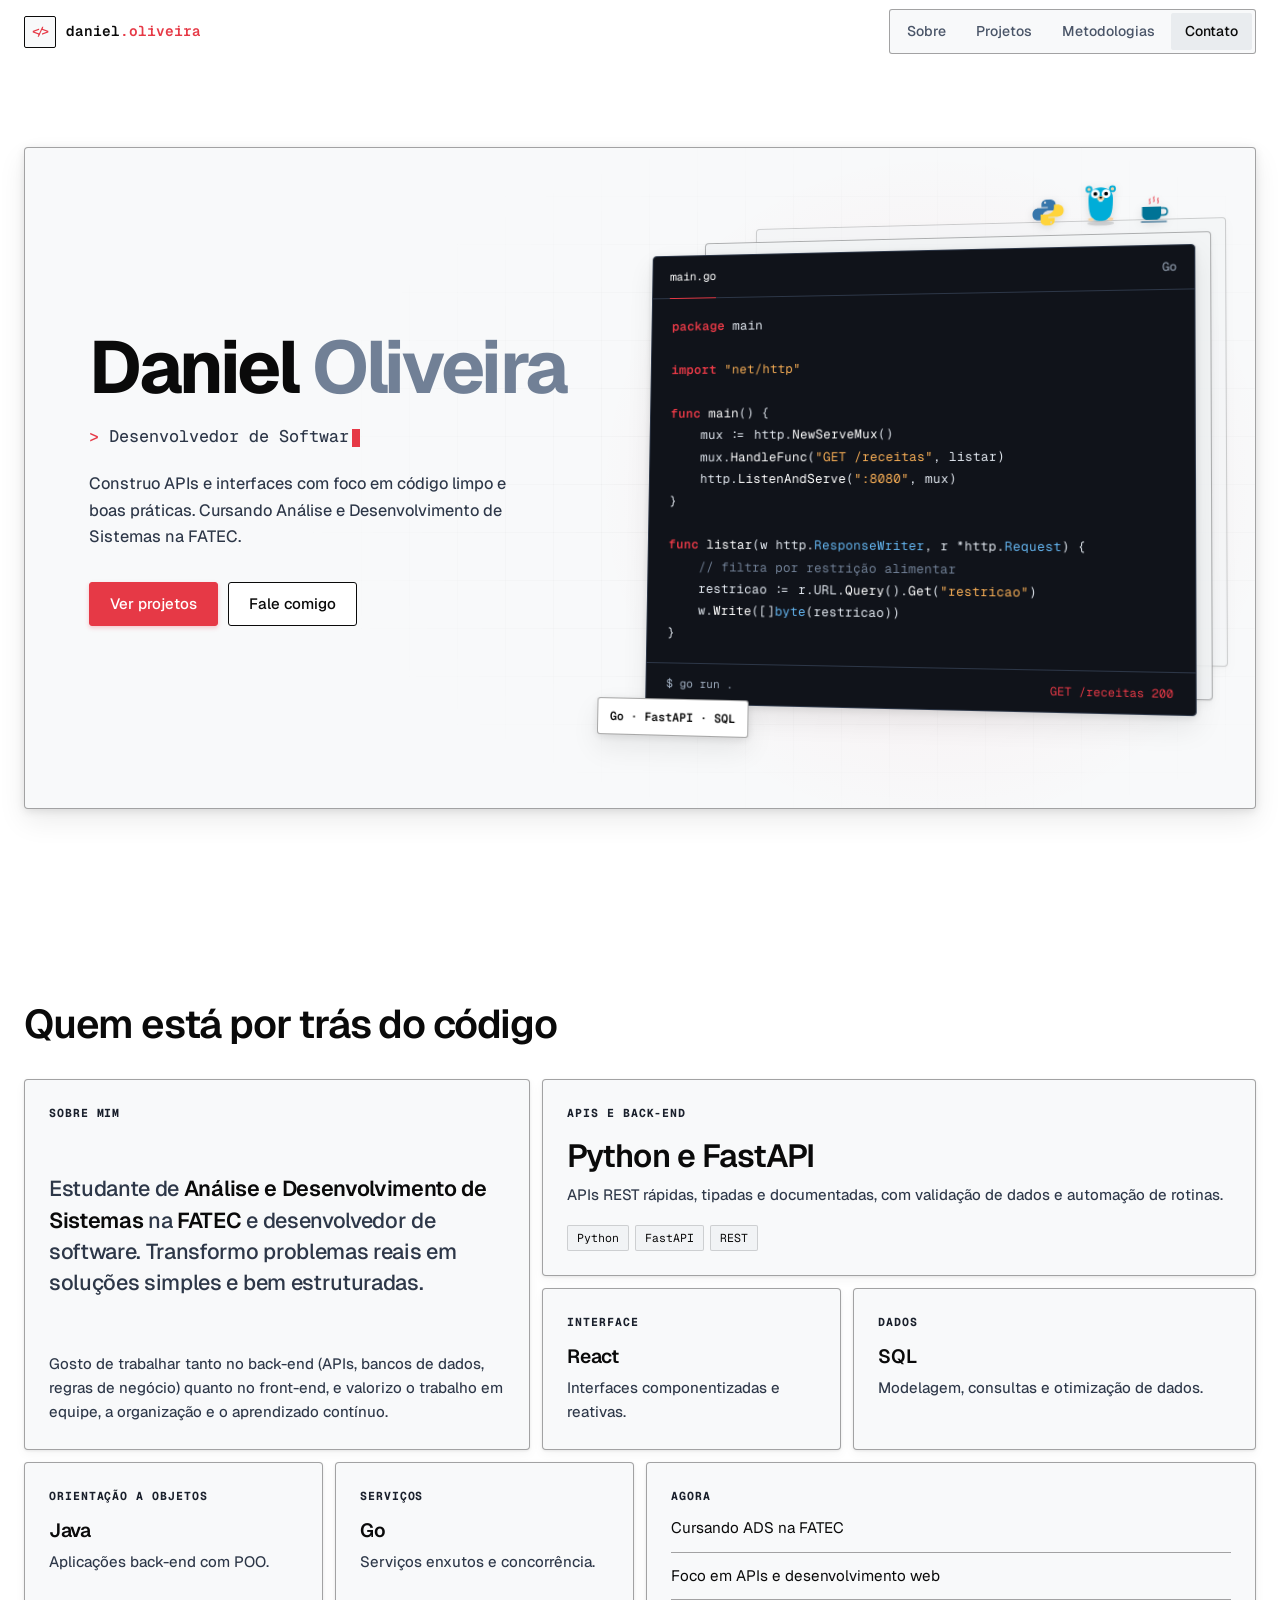
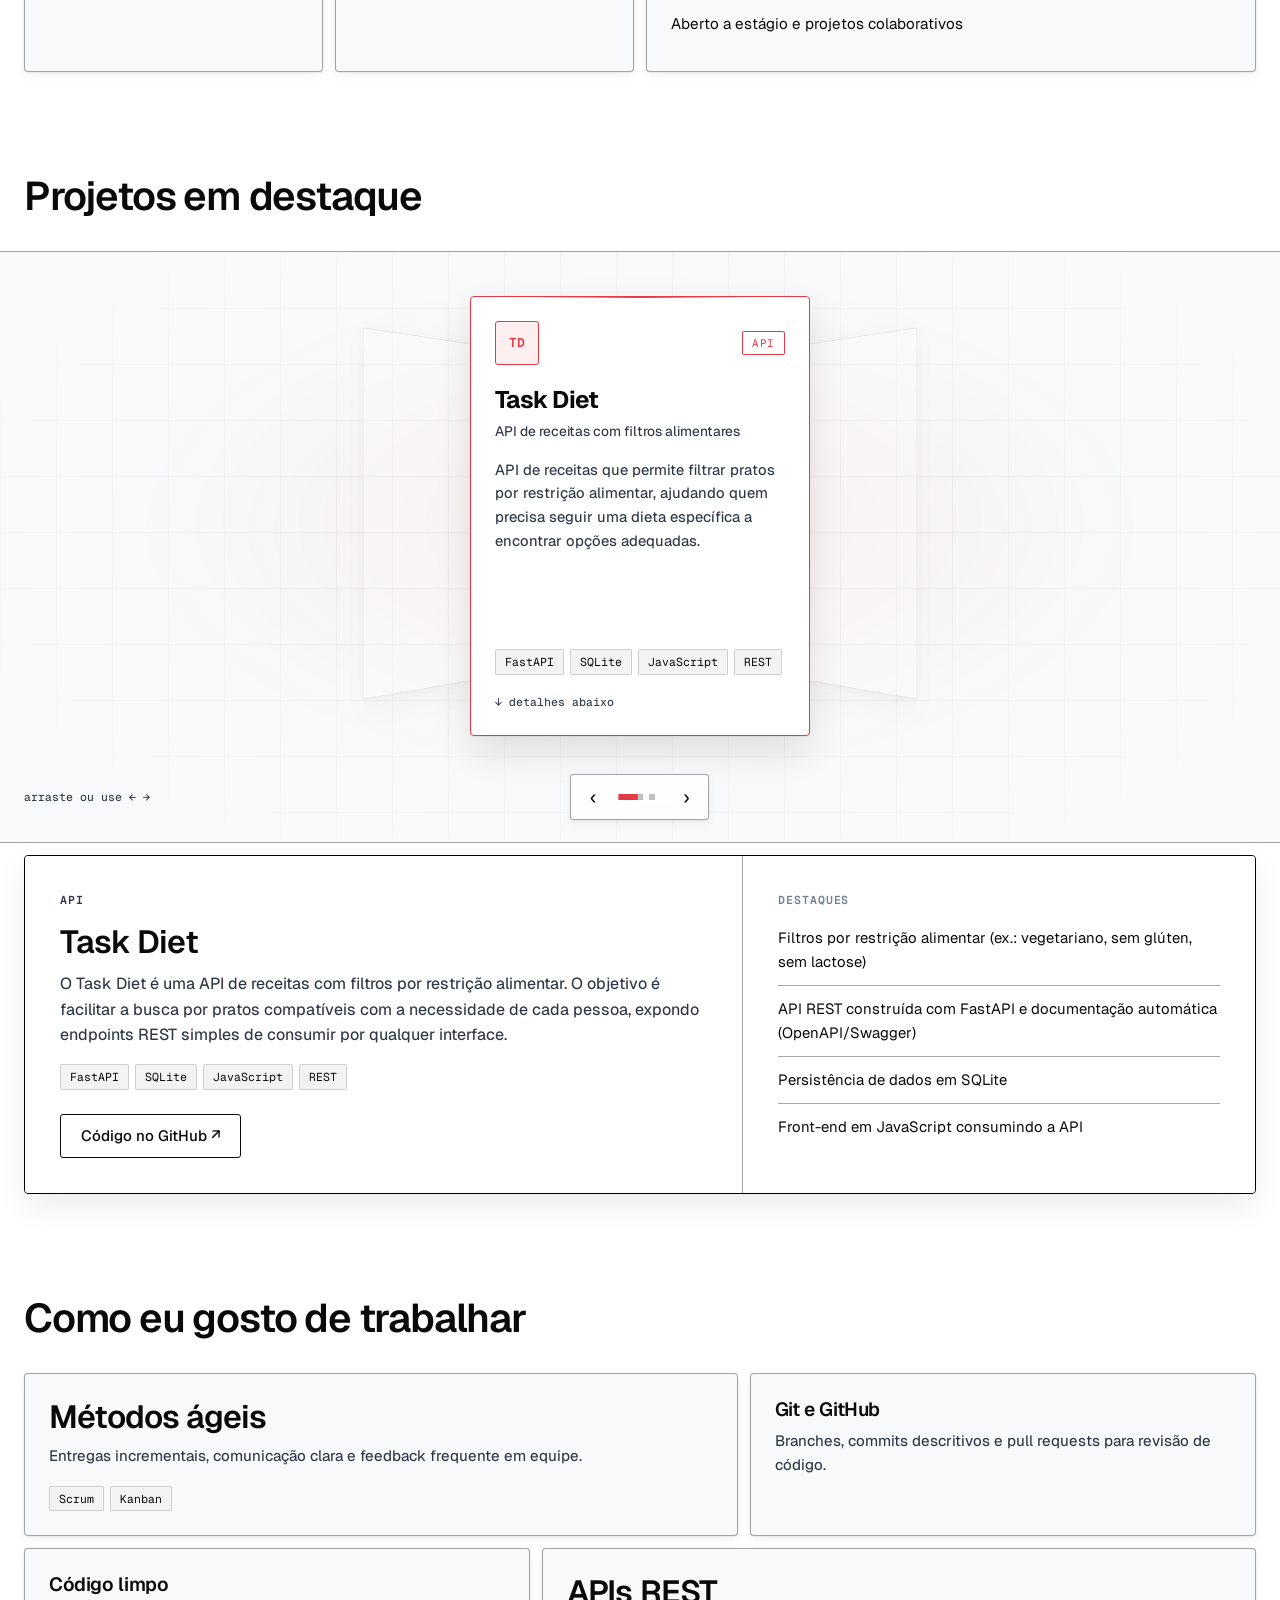
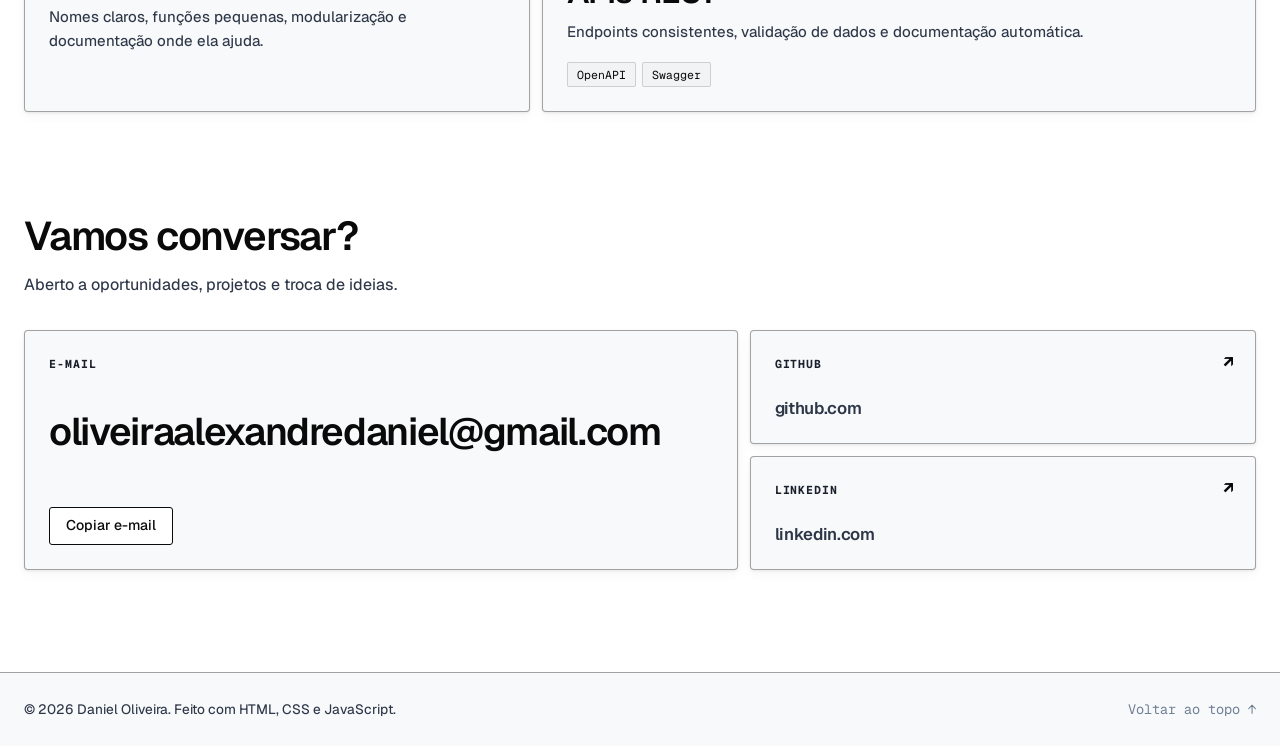
<file: portfolio.html>
<!DOCTYPE html>
<html lang="pt-BR">
<head>
  <!--
    PORTFOLIO WEB | Desenvolvedor de Software, ADS na FATEC
  -->
  <meta charset="UTF-8">
  <meta name="viewport" content="width=device-width, initial-scale=1">
  <title>Daniel Oliveira | Desenvolvedor de Software</title>
  <meta name="description" content="Portfólio de Daniel Oliveira - Desenvolvedor de software e estudante de Análise e Desenvolvimento de Sistemas na FATEC. Python, FastAPI, React, Java, Go e SQL.">
  <meta name="theme-color" content="#ffffff">
  <meta name="color-scheme" content="light">

  <link rel="preconnect" href="https://fonts.googleapis.com">
  <link rel="preconnect" href="https://fonts.gstatic.com" crossorigin>
  <link href="https://fonts.googleapis.com/css2?family=Geist:wght@400;500;600&family=Geist+Mono:wght@400;500&display=swap" rel="stylesheet">
  <link rel="stylesheet" href="style.css">

  <!-- Marca o <html> como "js" cedo: o reveal so esconde conteudo se o JS rodar -->
  <script>document.documentElement.classList.add('js');</script>
</head>

<body>
  <a class="skip-link" href="#conteudo">Pular para o conteúdo</a>

  <!-- ================================ HEADER ================================ -->
  <header class="site-header" id="header">
    <div class="container header__inner">
      <a href="#inicio" class="logo" aria-label="Início">
        <span class="logo__mark mono">&lt;/&gt;</span>
        <span class="logo__text mono">daniel<span class="text-accent">.oliveira</span></span>
      </a>

      <button class="nav-toggle" id="nav-toggle" type="button" aria-label="Abrir menu" aria-expanded="false" aria-controls="nav">
        <span></span><span></span><span></span>
      </button>

      <nav class="nav" id="nav" aria-label="Navegação principal">
        <a href="#sobre" class="nav__link">Sobre</a>
        <a href="#projetos" class="nav__link">Projetos</a>
        <a href="#metodologias" class="nav__link">Metodologias</a>
        <a href="#contato" class="nav__link">Contato</a>
      </nav>
    </div>
  </header>

  <main id="conteudo">

    <!-- ================================= HERO =================================
         Composição com o texto à esquerda e o card de código à direita, 
         com o trio de easter eggs (Python, Gopher e Java) espiando no topo. -->
    <section class="hero" id="inicio">
      <div class="container">
        <div class="hero__frame" data-tilt-zone>

          <div class="hero__text">
            <h1 class="hero__title reveal">Daniel <span class="hero__surname">Oliveira</span></h1>

            <!-- Typewriter: palavras separadas por "|" -->
            <p class="hero__role reveal">
              <span class="text-accent mono" aria-hidden="true">&gt;</span>
              <span id="typewriter" data-words="Desenvolvedor de Software|Estudante de ADS · FATEC|Back-end e APIs REST"></span><span class="cursor" aria-hidden="true"></span>
            </p>

            <p class="hero__lead reveal">
              Construo APIs e interfaces com foco em código limpo e boas práticas.
              Cursando Análise e Desenvolvimento de Sistemas na FATEC.
            </p>

            <div class="hero__actions reveal">
              <a href="#projetos" class="btn btn--primary">Ver projetos</a>
              <a href="#contato" class="btn btn--ghost">Fale comigo</a>
            </div>
          </div>

          <!-- Composição visual: 2 placas atrás + easter eggs + card de código + chip flutuante -->
          <div class="hero__stage reveal" aria-hidden="true">
            <div class="stack" data-tilt>
              <span class="stack__plate stack__plate--back"></span>
              <span class="stack__plate stack__plate--mid"></span>

              <!-- Grupo de Easter Eggs "Espiando" atrás do card: Python, Go Gopher e Java -->
              <div class="mascot-easter-egg-group">
                
                <!-- Símbolo do Python (Esquerda) -->
                <div class="easter-egg-icon easter-egg-icon--python" title="Python">
                  <svg viewBox="0 0 128 128" xmlns="http://www.w3.org/2000/svg">
                    <path d="M62.3 12.02c-15.58 0-24.8 6.77-24.8 19.86v10.38h25.32v3.62H27.18c-13.43 0-25.16 8.08-25.16 24.63 0 16.51 10.9 24.88 24.36 24.88h14.54v-13.8c0-15.01 12.87-25.18 27.9-25.18h24.81V31.88c0-13.2-10.02-19.86-25.28-19.86zm-10.4 8.08a4.13 4.13 0 1 1 0 8.26 4.13 4.13 0 0 1 0-8.26z" fill="#3776AB"/>
                    <path d="M65.7 115.98c15.58 0 24.8-6.77 24.8-19.86V85.74H65.18v-3.62h35.64c13.43 0 25.16-8.08 25.16-24.63 0-16.51-10.9-24.88-24.36-24.88H87.08v13.8c0 15.01-12.87 25.18-27.9 25.18H34.37v24.53c0 13.2 10.02 19.86 25.28 19.86zm10.4-8.08a4.13 4.13 0 1 1 0-8.26a4.13 4.13 0 0 1 0 8.26z" fill="#FFD43B"/>
                  </svg>
                </div>

                <!-- Go Gopher (Centro) -->
                <div class="easter-egg-icon easter-egg-icon--gopher" title="Go (Golang)">
                  <svg viewBox="0 0 200 220" xmlns="http://www.w3.org/2000/svg">
                    <ellipse cx="100" cy="205" rx="55" ry="10" fill="rgba(0,0,0,0.12)" />
                    <path d="M 50 100 C 50 40, 150 40, 150 100 C 150 170, 140 195, 100 195 C 60 195, 50 170, 50 100 Z" fill="#00ADD8"/>
                    <circle cx="52" cy="62" r="14" fill="#00ADD8"/>
                    <circle cx="52" cy="62" r="7" fill="#F6D2A2"/>
                    <circle cx="148" cy="62" r="14" fill="#00ADD8"/>
                    <circle cx="148" cy="62" r="7" fill="#F6D2A2"/>
                    <circle cx="78" cy="82" r="18" fill="#FFFFFF"/>
                    <circle cx="78" cy="82" r="8" fill="#000000"/>
                    <circle cx="122" cy="82" r="18" fill="#FFFFFF"/>
                    <circle cx="122" cy="82" r="8" fill="#000000"/>
                    <ellipse cx="100" cy="102" rx="14" ry="10" fill="#F6D2A2"/>
                    <ellipse cx="100" cy="98" rx="6" ry="4" fill="#000000"/>
                    <rect x="94" y="108" width="5" height="8" rx="1" fill="#FFFFFF" stroke="#D0D0D0" stroke-width="0.5"/>
                    <rect x="101" y="108" width="5" height="8" rx="1" fill="#FFFFFF" stroke="#D0D0D0" stroke-width="0.5"/>
                    <ellipse cx="60" cy="188" rx="12" ry="7" fill="#F6D2A2"/>
                    <ellipse cx="140" cy="188" rx="12" ry="7" fill="#F6D2A2"/>
                  </svg>
                </div>

                <!-- Café Java (Direita) -->
                <div class="easter-egg-icon easter-egg-icon--java" title="Java">
                  <svg viewBox="0 0 128 128" xmlns="http://www.w3.org/2000/svg">
                    <path d="M48 20c-4 8 4 12 0 20M64 12c-4 8 4 12 0 20M80 18c-4 8 4 12 0 20" stroke="#E63946" stroke-width="4" stroke-linecap="round" fill="none"/>
                    <path d="M28 52h64v32c0 12-10 20-22 20H40c-12 0-22-8-22-20V52z" fill="#007396"/>
                    <path d="M92 58h10c8 0 14 6 14 14s-6 14-14 14H92" stroke="#007396" stroke-width="6" stroke-linecap="round" fill="none"/>
                    <path d="M16 112h96" stroke="#5382A1" stroke-width="6" stroke-linecap="round"/>
                  </svg>
                </div>

              </div>

              <figure class="code-card" data-spotlight>
                <figcaption class="code-card__bar">
                  <span class="code-card__file mono">main.go</span>
                  <span class="code-card__lang mono">Go</span>
                </figcaption>
<pre class="code-card__body mono"><span class="c-k">package</span> main

<span class="c-k">import</span> <span class="c-s">"net/http"</span>

<span class="c-k">func</span> <span class="c-f">main</span>() {
    mux := http.<span class="c-f">NewServeMux</span>()
    mux.<span class="c-f">HandleFunc</span>(<span class="c-s">"GET /receitas"</span>, listar)
    http.<span class="c-f">ListenAndServe</span>(<span class="c-s">":8080"</span>, mux)
}

<span class="c-k">func</span> <span class="c-f">listar</span>(w http.<span class="c-t">ResponseWriter</span>, r *http.<span class="c-t">Request</span>) {
    <span class="c-c">// filtra por restrição alimentar</span>
    restricao := r.URL.<span class="c-f">Query</span>().<span class="c-f">Get</span>(<span class="c-s">"restricao"</span>)
    w.<span class="c-f">Write</span>([]<span class="c-t">byte</span>(restricao))
}</pre>
                <div class="code-card__foot mono">
                  <span>$ go run .</span>
                  <span class="code-card__ok">GET /receitas 200</span>
                </div>
              </figure>

              <span class="float-chip mono">Go · FastAPI · SQL</span>
            </div>
          </div>

        </div>
      </div>
    </section>

    <!-- ============================== SOBRE (BENTO) ============================== -->
    <section class="section" id="sobre">
      <div class="container">
        <header class="section__head reveal">
          <h2 class="section__title">Quem está por trás do código</h2>
        </header>

        <div class="bento">

          <article class="cell c-bio reveal" data-spotlight>
            <p class="cell__label mono">Sobre mim</p>
            <p class="cell__lead">
              Estudante de <strong>Análise e Desenvolvimento de Sistemas</strong> na
              <strong>FATEC</strong> e desenvolvedor de software. Transformo problemas
              reais em soluções simples e bem estruturadas.
            </p>
            <p class="cell__text">
              Gosto de trabalhar tanto no back-end (APIs, bancos de dados, regras de negócio)
              quanto no front-end, e valorizo o trabalho em equipe, a organização e o
              aprendizado contínuo.
            </p>
          </article>

          <article class="cell c-py reveal" data-spotlight>
            <p class="cell__label mono">APIs e back-end</p>
            <h3 class="cell__title cell__title--lg">Python e FastAPI</h3>
            <p class="cell__text">APIs REST rápidas, tipadas e documentadas, com validação de dados e automação de rotinas.</p>
            <ul class="tags"><li class="tag">Python</li><li class="tag">FastAPI</li><li class="tag">REST</li></ul>
          </article>

          <article class="cell c-react reveal" data-spotlight>
            <p class="cell__label mono">Interface</p>
            <h3 class="cell__title">React</h3>
            <p class="cell__text">Interfaces componentizadas e reativas.</p>
          </article>

          <article class="cell c-sql reveal" data-spotlight>
            <p class="cell__label mono">Dados</p>
            <h3 class="cell__title">SQL</h3>
            <p class="cell__text">Modelagem, consultas e otimização de dados.</p>
          </article>

          <article class="cell c-java reveal" data-spotlight>
            <p class="cell__label mono">Orientação a objetos</p>
            <h3 class="cell__title">Java</h3>
            <p class="cell__text">Aplicações back-end com POO.</p>
          </article>

          <article class="cell c-go reveal" data-spotlight>
            <p class="cell__label mono">Serviços</p>
            <h3 class="cell__title">Go</h3>
            <p class="cell__text">Serviços enxutos e concorrência.</p>
          </article>

          <article class="cell c-facts reveal" data-spotlight>
            <p class="cell__label mono">Agora</p>
            <ul class="facts">
              <li>Cursando ADS na FATEC</li>
              <li>Foco em APIs e desenvolvimento web</li>
              <li>Aberto a estágio e projetos colaborativos</li>
            </ul>
          </article>

        </div>
      </div>
    </section>

    <!-- ===================== PROJETOS (CARROSSEL 3D IMERSIVO) ===================== -->
    <section class="section section--stage" id="projetos">
      <div class="container">
        <header class="section__head reveal">
          <h2 class="section__title">Projetos em destaque</h2>
        </header>
      </div>

      <div class="stage reveal">
        <div class="carousel3d" id="carousel" tabindex="0"
             role="region" aria-roledescription="carrossel" aria-label="Projetos em destaque">
          <div class="carousel3d__ring" id="carousel-ring"></div>
        </div>

        <div class="stage__bar">
          <div class="container stage__bar-inner">
            <p class="stage__hint mono">arraste ou use ← →</p>
            <div class="controls">
              <button class="icon-btn" id="carousel-prev" type="button" aria-label="Projeto anterior">‹</button>
              <div class="dots" id="carousel-dots" role="tablist" aria-label="Escolher projeto"></div>
              <button class="icon-btn" id="carousel-next" type="button" aria-label="Próximo projeto">›</button>
            </div>
            <span aria-hidden="true"></span>
          </div>
        </div>
      </div>

      <div class="container">
        <article class="project-detail" id="project-detail" aria-live="polite"></article>
      </div>
    </section>

    <!-- ============================ METODOLOGIAS (BENTO) ============================ -->
    <section class="section" id="metodologias">
      <div class="container">
        <header class="section__head reveal">
          <h2 class="section__title">Como eu gosto de trabalhar</h2>
        </header>

        <div class="bento">
          <article class="cell m-agile reveal" data-spotlight>
            <h3 class="cell__title cell__title--lg">Métodos ágeis</h3>
            <p class="cell__text">Entregas incrementais, comunicação clara e feedback frequente em equipe.</p>
            <ul class="tags"><li class="tag">Scrum</li><li class="tag">Kanban</li></ul>
          </article>

          <article class="cell m-git reveal" data-spotlight>
            <h3 class="cell__title">Git e GitHub</h3>
            <p class="cell__text">Branches, commits descritivos e pull requests para revisão de código.</p>
          </article>

          <article class="cell m-clean reveal" data-spotlight>
            <h3 class="cell__title">Código limpo</h3>
            <p class="cell__text">Nomes claros, funções pequenas, modularização e documentação onde ela ajuda.</p>
          </article>

          <article class="cell m-rest reveal" data-spotlight>
            <h3 class="cell__title cell__title--lg">APIs REST</h3>
            <p class="cell__text">Endpoints consistentes, validação de dados e documentação automática.</p>
            <ul class="tags"><li class="tag">OpenAPI</li><li class="tag">Swagger</li></ul>
          </article>
        </div>
      </div>
    </section>

    <!-- ================================ CONTATO ================================ -->
    <section class="section section--last" id="contato">
      <div class="container">
        <header class="section__head reveal">
          <h2 class="section__title">Vamos conversar?</h2>
          <p class="section__lead">Aberto a oportunidades, projetos e troca de ideias.</p>
        </header>

        <div class="bento">
          <div class="cell c-mail reveal" data-spotlight>
            <p class="cell__label mono">E-mail</p>
            <a class="contact__big" href="mailto:seu.email@exemplo.com">oliveiraalexandredaniel@gmail.com</a>
            <div class="contact__copy">
              <button class="btn btn--ghost btn--sm" id="copy-email" data-email="seu.email@exemplo.com" type="button">Copiar e-mail</button>
              <span class="copy-feedback mono" id="copy-feedback" role="status"></span>
            </div>
          </div>

          <a class="cell cell--link c-gh reveal" data-spotlight href="https://github.com/oliveiraalexandredaniel-lgtm" target="_blank" rel="noopener noreferrer">
            <p class="cell__label mono">GitHub</p>
            <p class="cell__title">github.com</p>
          </a>

          <a class="cell cell--link c-in reveal" data-spotlight href="https://www.linkedin.com/in/daniel-oliveira-alexandre-753a063bb/" target="_blank" rel="noopener noreferrer">
            <p class="cell__label mono">LinkedIn</p>
            <p class="cell__title">linkedin.com</p>
          </a>
        </div>
      </div>
    </section>
  </main>

  <footer class="site-footer">
    <div class="container footer__inner">
      <p>© <span id="year"></span> Daniel Oliveira. Feito com HTML, CSS e JavaScript.</p>
      <a href="#inicio" class="mono">Voltar ao topo ↑</a>
    </div>
  </footer>

  <script src="js/data.js"></script>
  <script src="js/projects.js"></script>
  <script src="js/carousel3d.js"></script>
  <script src="js/ui.js"></script>
  <script src="js/main.js"></script>
</body>
</html>
</file>
<file: style.css>
/* =====================================================================
   PORTFOLIO | style.css
   Design system: Light Mode / High Contrast / White Editorial

   Sumario
     1. Tokens                    7. Bento (sobre, metodologias, contato)
     2. Reset e base            8. Projetos: palco e carrossel 3D
     3. Botoes e utilitarios    9. Painel de detalhes
     4. Header e navegacao     10. Footer
     5. Hero                   11. Reveal e movimento
     6. Secoes                 12. Responsivo e acessibilidade
   ===================================================================== */

/* ---------------------------------------------------------------------
   1. TOKENS (LIGHT MODE / BRANCO & PRETO)
   --------------------------------------------------------------------- */
:root {
  /* Superficies em camadas claras: Fundo branco e superficies com nuances suaves */
  --bg:  #ffffff;
  --s1:  #f8f9fa;
  --s2:  #f1f3f5;
  --s3:  #e9ecef;

  /* Hairlines: bordas finas em preto/grafite de alto contraste */
  --hair:   rgba(0, 0, 0, 0.15);
  --hair-2: rgba(0, 0, 0, 0.35);

  /* Texto (Preto puro e Grafite escuro) */
  --text:  #0a0a0a;
  --muted: #4a5568;
  --faint: #718096;

  /* Acento unico: Vermelho Carmim */
  --accent:     #e63946;
  --accent-rgb: 230, 57, 70;
  --accent-hi:  #d62828;
  --accent-ink: #ffffff;

  /* Micro-sombras limpas para modo claro */
  --shadow-1: 0 1px 3px rgba(0, 0, 0, 0.08), 0 4px 12px rgba(0, 0, 0, 0.04);
  --shadow-2: 0 2px 8px rgba(0, 0, 0, 0.1), 0 12px 28px rgba(0, 0, 0, 0.08);
  --edge:     inset 0 1px 0 rgba(255, 255, 255, 0.8);

  /* Tipografia */
  --font-sans: 'Geist', system-ui, -apple-system, 'Segoe UI', Roboto, sans-serif;
  --font-mono: 'Geist Mono', ui-monospace, SFMono-Regular, Menlo, Consolas, monospace;

  /* Bordas Pontudas e Afiadas */
  --r1: 2px;
  --r2: 3px;
  --r3: 4px;

  /* Movimento */
  --ease: cubic-bezier(0.16, 1, 0.3, 1);
  --t-fast: 160ms;
  --t-base: 200ms;

  /* Layout */
  --header-h: 64px;
  --container: 1160px;
  --gap: 12px;

  --card-w: clamp(260px, 78vw, 340px);
  --card-h: 440px;
}

/* ---------------------------------------------------------------------
   2. RESET E BASE
   --------------------------------------------------------------------- */
*, *::before, *::after { box-sizing: border-box; margin: 0; padding: 0; }

html { scroll-behavior: smooth; scroll-padding-top: calc(var(--header-h) + 12px); }

body {
  font-family: var(--font-sans);
  background: var(--bg);
  color: var(--text);
  line-height: 1.6;
  -webkit-font-smoothing: antialiased;
  text-rendering: optimizeLegibility;
  overflow-x: hidden;
}

a { color: inherit; text-decoration: none; }
ul { list-style: none; }
button { font: inherit; color: inherit; cursor: pointer; background: none; border: 0; }
strong { font-weight: 600; color: var(--text); }

h1, h2, h3 { line-height: 1.12; letter-spacing: -0.03em; font-weight: 600; }

::selection { background: rgba(var(--accent-rgb), 0.2); color: var(--text); }

.container { width: min(100% - 2.5rem, var(--container)); margin-inline: auto; }
.mono { font-family: var(--font-mono); }
.text-accent { color: var(--accent); }

/* ---------------------------------------------------------------------
   3. BOTOES E UTILITARIOS
   --------------------------------------------------------------------- */
.btn {
  display: inline-flex; align-items: center; justify-content: center; gap: .5rem;
  height: 44px; padding: 0 1.25rem;
  border: 1px solid var(--hair-2); border-radius: var(--r2);
  font-size: .94rem; font-weight: 500; white-space: nowrap;
  transition: transform var(--t-fast) var(--ease),
              background-color var(--t-fast) var(--ease),
              border-color var(--t-fast) var(--ease),
              color var(--t-fast) var(--ease);
}
.btn:hover  { transform: translateY(-1px); }
.btn:active { transform: translateY(0) scale(0.97); }
.btn--sm { height: 38px; padding: 0 1rem; font-size: .88rem; }

.btn--primary { 
  background: var(--accent); 
  color: var(--accent-ink); 
  border-color: var(--accent);
  box-shadow: 0 2px 4px rgba(230, 57, 70, 0.25); 
}
.btn--primary:hover { background: var(--accent-hi); border-color: var(--accent-hi); }

.btn--ghost { background: var(--bg); border-color: var(--text); color: var(--text); }
.btn--ghost:hover { background: var(--s2); border-color: var(--accent); color: var(--accent); }

.skip-link {
  position: fixed; left: 1rem; top: -4rem; z-index: 200;
  background: var(--accent); color: var(--accent-ink);
  padding: .5rem 1rem; border-radius: var(--r1); font-weight: 500;
  transition: top var(--t-base) var(--ease);
}
.skip-link:focus { top: 1rem; }

.tags { display: flex; flex-wrap: wrap; gap: 6px; margin-top: 1rem; }
.tag {
  font-family: var(--font-mono); font-size: .72rem; line-height: 1;
  padding: 6px 9px; border-radius: var(--r1);
  background: var(--s2); border: 1px solid var(--hair); color: var(--text);
}

.chip {
  font-family: var(--font-mono); font-size: .68rem; line-height: 1;
  padding: 6px 9px; border-radius: var(--r1);
  border: 1px solid var(--hair-2); color: var(--text);
  text-transform: uppercase; letter-spacing: .06em;
}
.chip--accent { color: var(--accent); border-color: var(--accent); }

/* ---------------------------------------------------------------------
   4. HEADER E NAVEGACAO
   --------------------------------------------------------------------- */
.site-header {
  position: fixed; inset: 0 0 auto 0; z-index: 100; height: var(--header-h);
  border-bottom: 1px solid transparent;
  transition: background-color var(--t-base) var(--ease), border-color var(--t-base) var(--ease);
}
.site-header.is-scrolled {
  background: rgba(255, 255, 255, 0.92);
  border-color: var(--hair);
}
@supports (backdrop-filter: blur(1px)) {
  .site-header.is-scrolled { background: rgba(255, 255, 255, 0.8); backdrop-filter: blur(14px); }
}
.header__inner { height: 100%; display: flex; align-items: center; justify-content: space-between; }

.logo { display: flex; align-items: center; gap: .6rem; font-size: .9rem; font-weight: 600; }
.logo__mark {
  display: grid; place-items: center; width: 32px; height: 32px;
  border: 1px solid var(--text); border-radius: var(--r1);
  background: var(--s1); color: var(--accent); font-size: .72rem;
}

.nav {
  display: flex; align-items: center; gap: 2px; padding: 3px;
  background: var(--s1); border: 1px solid var(--hair-2); border-radius: var(--r2);
}
.nav__link {
  padding: 7px 14px; border-radius: var(--r1);
  font-size: .88rem; color: var(--muted); font-weight: 500;
  transition: color var(--t-fast) var(--ease), background-color var(--t-fast) var(--ease);
}
.nav__link:hover { color: var(--text); }
.nav__link.is-active { color: var(--text); background: var(--s3); }

.nav-toggle { display: none; width: 40px; height: 40px; flex-direction: column; justify-content: center; align-items: center; gap: 5px; border-radius: var(--r1); }
.nav-toggle span { width: 20px; height: 1.5px; background: var(--text); transition: transform var(--t-base) var(--ease), opacity var(--t-fast) var(--ease); }

/* ---------------------------------------------------------------------
   5. HERO
   --------------------------------------------------------------------- */
.hero {
  min-height: 100dvh;
  display: flex; align-items: center;
  padding: calc(var(--header-h) + 1rem) 0 1.5rem;
}

.hero__frame {
  position: relative; isolation: isolate; overflow: hidden;
  display: grid; grid-template-columns: minmax(0, 1fr) minmax(0, 1.05fr);
  align-items: center; gap: 1.5rem;
  min-height: min(640px, calc(100dvh - var(--header-h) - 2.5rem));
  padding: clamp(2rem, 5vw, 4.5rem) 0 clamp(2rem, 5vw, 4.5rem) clamp(1.5rem, 4.5vw, 4.5rem);
  background: var(--s1);
  border: 1px solid var(--hair-2); border-radius: var(--r3);
  box-shadow: var(--shadow-2);
}

.hero__frame::before {
  content: ''; position: absolute; inset: 0; z-index: -2;
  background-image:
    linear-gradient(rgba(0, 0, 0, 0.05) 1px, transparent 1px),
    linear-gradient(90deg, rgba(0, 0, 0, 0.05) 1px, transparent 1px);
  background-size: 48px 48px;
  -webkit-mask-image: radial-gradient(ellipse 70% 80% at 70% 50%, #000 0%, transparent 75%);
          mask-image: radial-gradient(ellipse 70% 80% at 70% 50%, #000 0%, transparent 75%);
  opacity: .8;
}
.hero__frame::after {
  content: ''; position: absolute; inset: 0; z-index: -1; pointer-events: none;
  background: radial-gradient(520px circle at 74% 52%, rgba(var(--accent-rgb), .08), transparent 65%);
}

.hero__text { position: relative; z-index: 2; max-width: 30rem; }

.hero__title {
  font-size: clamp(2.6rem, 6.2vw, 4.6rem); font-weight: 700; letter-spacing: -0.045em; line-height: 1.02; color: var(--text);
}
.hero__surname { color: var(--faint); }

.hero__role {
  margin-top: 1.1rem; min-height: 1.7em;
  font-family: var(--font-mono); font-size: clamp(.92rem, 1.7vw, 1.05rem); color: var(--text);
}
.cursor {
  display: inline-block; width: 8px; height: 1.05em; margin-left: 3px;
  background: var(--accent); vertical-align: text-bottom; animation: blink 1.1s steps(1) infinite;
}
@keyframes blink { 50% { opacity: 0; } }

.hero__lead { margin: 1.25rem 0 2rem; max-width: 40ch; color: var(--muted); font-size: 1.02rem; }
.hero__actions { display: flex; flex-wrap: wrap; gap: 10px; }

.hero__stage { position: relative; z-index: 1; align-self: stretch; display: grid; align-items: center; }

.stack {
  --rx: 0deg; --ry: 0deg;
  position: relative; transform-style: preserve-3d;
  margin-right: -2.5rem;
  padding: 2.25rem 0 2.25rem 0;
  transform: perspective(1400px) rotateY(calc(-8deg + var(--ry))) rotateX(calc(3deg + var(--rx)));
  transition: transform 320ms var(--ease);
  will-change: transform;
}

.stack__plate {
  position: absolute; border: 1px solid var(--hair-2); border-radius: var(--r3);
  background: var(--s2); box-shadow: var(--shadow-1);
}
.stack__plate--back { inset: 0 0 4.5rem 3.5rem; opacity: .5; transform: translateZ(-70px) translate(2.2rem, -.4rem); }
.stack__plate--mid  { inset: 1rem 0 3rem 1.75rem; opacity: .85; transform: translateZ(-34px) translate(1.1rem, 0); }

/* Terminal de código em Dark Mode mantido para alto contraste da sintaxe */
.code-card {
  position: relative; isolation: isolate; overflow: hidden;
  background: #10131a;
  border: 1px solid #2d3748; border-radius: var(--r3);
  box-shadow: var(--shadow-2);
  transform: translateZ(0);
  transition: border-color var(--t-base) var(--ease);
}
.code-card:hover { border-color: var(--accent); }

.code-card__bar {
  display: flex; align-items: center; justify-content: space-between;
  padding: 0 1.1rem; height: 44px; border-bottom: 1px solid #2d3748;
  font-size: .74rem; color: #a0aec0;
}
.code-card__file {
  position: relative; height: 100%; display: flex; align-items: center; color: #ffffff;
}
.code-card__file::after { content: ''; position: absolute; left: 0; right: 0; bottom: -1px; height: 1px; background: var(--accent); }

.code-card__body {
  padding: 1.15rem 1.3rem; font-size: .8rem; line-height: 1.75; color: #e2e8f0;
  overflow-x: auto; tab-size: 4;
}
.code-card__foot {
  display: flex; align-items: center; justify-content: space-between; gap: 1rem;
  padding: .7rem 1.3rem; border-top: 1px solid #2d3748;
  font-size: .72rem; color: #a0aec0;
}
.code-card__ok { color: var(--accent); }

.float-chip {
  position: absolute; left: -1.75rem; bottom: .75rem; z-index: 3;
  padding: 8px 12px; border-radius: var(--r2);
  background: var(--bg); border: 1px solid var(--hair-2); color: var(--text);
  font-size: .72rem; font-weight: 600; box-shadow: var(--shadow-2);
  transform: translateZ(60px);
}

.c-k { color: var(--accent); font-weight: 600; }
.c-f { color: #ffffff; }
.c-s { color: #f6ad55; }
.c-t { color: #63b3ed; }
.c-c { color: #718096; }

/* ---------------------------------------------------------------------
   6. SECOES
   --------------------------------------------------------------------- */
.section { padding: clamp(4rem, 8vw, 6.5rem) 0 0; }
.section--last { padding-bottom: clamp(4rem, 8vw, 6.5rem); }

.section__head { margin-bottom: 2rem; }
.section__title { font-size: clamp(1.7rem, 3.4vw, 2.5rem); max-width: 20ch; color: var(--text); }
.section__lead { margin-top: .8rem; color: var(--muted); max-width: 44ch; }

/* ---------------------------------------------------------------------
   7. BENTO
   --------------------------------------------------------------------- */
.bento {
  display: grid; grid-template-columns: repeat(12, minmax(0, 1fr)); gap: var(--gap);
}

.cell {
  position: relative; isolation: isolate; overflow: hidden;
  display: flex; flex-direction: column;
  padding: 1.5rem;
  background: var(--s1);
  border: 1px solid var(--hair-2); border-radius: var(--r3);
  box-shadow: var(--shadow-1);
  transition: border-color var(--t-base) var(--ease), background-color var(--t-base) var(--ease);
}
.cell::before {
  content: ''; position: absolute; inset: 0; z-index: -1; pointer-events: none;
  background: radial-gradient(340px circle at var(--mx, 50%) var(--my, 0%), rgba(var(--accent-rgb), .08), transparent 62%);
  opacity: 0; transition: opacity var(--t-base) var(--ease);
}
.cell:hover { border-color: var(--text); background: var(--bg); }
.cell:hover::before { opacity: 1; }

.cell__label { font-size: .72rem; letter-spacing: .08em; text-transform: uppercase; color: var(--faint); margin-bottom: .9rem; font-weight: 600; }
.cell__title { font-size: 1.2rem; font-weight: 600; letter-spacing: -0.02em; line-height: 1.2; color: var(--text); }
.cell__title--lg { font-size: clamp(1.5rem, 2.6vw, 2rem); letter-spacing: -0.03em; }
.cell__text { margin-top: .5rem; color: var(--muted); font-size: .94rem; }
.cell__lead { font-size: clamp(1.1rem, 1.9vw, 1.35rem); line-height: 1.45; letter-spacing: -0.015em; color: var(--text); font-weight: 500; }
.cell__lead + .cell__text { margin-top: 1.1rem; }

.cell .tags { margin-top: auto; padding-top: 1.1rem; }

.c-bio   { grid-column: 1 / span 5;  grid-row: 1 / span 2; justify-content: space-between; }
.c-py    { grid-column: 6 / span 7;  grid-row: 1; }
.c-react { grid-column: 6 / span 3;  grid-row: 2; }
.c-sql   { grid-column: 9 / span 4;  grid-row: 2; }
.c-java  { grid-column: 1 / span 3;  grid-row: 3; }
.c-go    { grid-column: 4 / span 3;  grid-row: 3; }
.c-facts { grid-column: 7 / span 6;  grid-row: 3; }

.facts { display: grid; margin-top: -.2rem; }
.facts li {
  padding: .7rem 0; border-top: 1px solid var(--hair-2); color: var(--text); font-size: .95rem;
}
.facts li:first-child { border-top: 0; padding-top: 0; }

.m-agile { grid-column: 1 / span 7; }
.m-git   { grid-column: 8 / span 5; }
.m-clean { grid-column: 1 / span 5; }
.m-rest  { grid-column: 6 / span 7; }

.c-mail { grid-column: 1 / span 7; grid-row: 1 / span 2; justify-content: space-between; min-height: 15rem; }
.c-gh   { grid-column: 8 / span 5; grid-row: 1; }
.c-in   { grid-column: 8 / span 5; grid-row: 2; }

.contact__big {
  font-size: clamp(1.4rem, 3.2vw, 2.4rem); font-weight: 600; letter-spacing: -0.035em; line-height: 1.15;
  word-break: break-word; width: fit-content; color: var(--text);
  transition: color var(--t-fast) var(--ease);
}
.contact__big:hover { color: var(--accent-hi); }
.contact__copy { display: flex; align-items: center; gap: .9rem; margin-top: 2rem; }
.copy-feedback { font-size: .78rem; color: var(--accent); font-weight: 600; }

.cell--link { justify-content: space-between; }
.cell--link::after {
  content: '↗'; position: absolute; top: 1.2rem; right: 1.3rem;
  color: var(--text); font-size: 1.05rem; font-weight: bold;
  transition: transform var(--t-base) var(--ease), color var(--t-fast) var(--ease);
}
.cell--link:hover::after { transform: translate(2px, -2px); color: var(--accent); }
.cell--link .cell__title { word-break: break-all; font-size: 1.05rem; }

/* ---------------------------------------------------------------------
   8. PROJETOS: PALCO IMERSIVO E CARROSSEL 3D
   --------------------------------------------------------------------- */
.stage {
  position: relative; isolation: isolate; overflow: hidden;
  border-block: 1px solid var(--hair-2);
  background: var(--s1);
}
.stage::before {
  content: ''; position: absolute; inset: 0; z-index: -1;
  background:
    radial-gradient(55% 60% at 50% 46%, rgba(var(--accent-rgb), .08), transparent 72%),
    linear-gradient(rgba(0, 0, 0, 0.05) 1px, transparent 1px) 0 0 / 56px 56px,
    linear-gradient(90deg, rgba(0, 0, 0, 0.05) 1px, transparent 1px) 0 0 / 56px 56px;
  -webkit-mask-image: radial-gradient(ellipse 75% 85% at 50% 48%, #000 25%, transparent 78%);
          mask-image: radial-gradient(ellipse 75% 85% at 50% 48%, #000 25%, transparent 78%);
}

.carousel3d {
  position: relative;
  height: calc(var(--card-h) + 150px);
  perspective: 1500px; perspective-origin: 50% 42%;
  overflow: hidden; cursor: grab;
  touch-action: pan-y;
  user-select: none; -webkit-user-select: none; outline: none;
}
.carousel3d.is-grabbing { cursor: grabbing; }

.carousel3d__ring {
  position: absolute; top: 44px; left: 50%;
  width: var(--card-w); height: var(--card-h); margin-left: calc(var(--card-w) / -2);
  transform-style: preserve-3d;
  transition: transform 900ms var(--ease);
  will-change: transform;
}
.carousel3d__ring.is-dragging { transition: none; }

.carousel3d__item {
  position: absolute; inset: 0;
  display: flex; flex-direction: column; padding: 1.5rem;
  background: var(--bg);
  border: 1px solid var(--hair-2); border-radius: var(--r3);
  box-shadow: var(--shadow-2);
  transition: opacity 700ms var(--ease), border-color var(--t-base) var(--ease);
}

.carousel3d__item::before {
  content: ''; position: absolute; top: -1px; left: 18%; right: 18%; height: 2px;
  background: linear-gradient(90deg, transparent, var(--accent), transparent);
  opacity: 0; transition: opacity var(--t-base) var(--ease);
}
.carousel3d__item.is-active { border-color: var(--accent); }
.carousel3d__item.is-active::before { opacity: 1; }

.carousel3d__item > * { transition: opacity var(--t-base) var(--ease); }
.carousel3d__item:not(.is-active) > * { opacity: 0; }

.project-card__top { display: flex; align-items: center; justify-content: space-between; margin-bottom: 1.4rem; }
.project-card__icon {
  display: grid; place-items: center; width: 44px; height: 44px;
  border-radius: var(--r2); border: 1px solid var(--accent);
  background: rgba(var(--accent-rgb), .08);
  font-family: var(--font-mono); font-size: .8rem; font-weight: 600; color: var(--accent);
}
.project-card__title { font-size: 1.5rem; font-weight: 700; letter-spacing: -0.03em; margin-bottom: .35rem; color: var(--text); }
.project-card__subtitle { font-size: .86rem; color: var(--faint); margin-bottom: 1rem; }
.project-card__summary { flex: 1; font-size: .92rem; color: var(--muted); }
.project-card__more { margin-top: 1.1rem; font-family: var(--font-mono); font-size: .72rem; color: var(--faint); }

.stage__bar { position: absolute; inset: auto 0 1.4rem 0; z-index: 5; pointer-events: none; }
.stage__bar-inner { display: grid; grid-template-columns: 1fr auto 1fr; align-items: center; }
.stage__hint { font-size: .72rem; color: var(--faint); }

.controls {
  pointer-events: auto;
  display: flex; align-items: center; gap: .35rem; padding: 4px;
  background: rgba(255, 255, 255, 0.95);
  border: 1px solid var(--hair-2); border-radius: var(--r2);
  box-shadow: var(--shadow-1);
}
@supports (backdrop-filter: blur(1px)) {
  .controls { background: rgba(255, 255, 255, 0.85); backdrop-filter: blur(14px); }
}
.icon-btn {
  width: 36px; height: 36px; border-radius: var(--r1); font-size: 1.25rem; line-height: 1; color: var(--text);
  transition: background-color var(--t-fast) var(--ease), color var(--t-fast) var(--ease), transform var(--t-fast) var(--ease);
}
.icon-btn:hover  { background: var(--s2); color: var(--accent); }
.icon-btn:active { transform: scale(0.92); }

.dots { display: flex; align-items: center; gap: 6px; padding: 0 .5rem; }
.dot {
  position: relative; width: 6px; height: 6px; border-radius: 0px; background: rgba(0, 0, 0, 0.25);
  transition: transform var(--t-base) var(--ease), background-color var(--t-fast) var(--ease);
}
.dot::after { content: ''; position: absolute; inset: -10px -4px; }
.dot:hover { background: rgba(0, 0, 0, 0.5); }
.dot.is-active { background: var(--accent); transform: scaleX(3.2); }

/* ---------------------------------------------------------------------
   9. PAINEL DE DETALHES (#project-detail)
   --------------------------------------------------------------------- */
.project-detail {
  display: grid; grid-template-columns: 7fr 5fr; gap: 1px;
  margin-top: var(--gap);
  background: var(--hair-2);
  border: 1px solid var(--hair-2); border-radius: var(--r3); overflow: hidden;
  box-shadow: var(--shadow-1);
  animation: rise 520ms var(--ease);
}
.project-detail > div { background: var(--bg); padding: clamp(1.4rem, 3vw, 2.2rem); }
@keyframes rise { from { opacity: 0; transform: translateY(10px); } to { opacity: 1; transform: none; } }

.project-detail .eyebrow { font-family: var(--font-mono); font-size: .72rem; letter-spacing: .08em; text-transform: uppercase; color: var(--accent); margin-bottom: .9rem; font-weight: 600; }
.project-detail h3 { font-size: clamp(1.5rem, 2.6vw, 2rem); margin-bottom: .7rem; color: var(--text); }
.project-detail p { color: var(--muted); }
.project-detail h4 { font-family: var(--font-mono); font-size: .72rem; font-weight: 600; letter-spacing: .08em; text-transform: uppercase; color: var(--faint); margin-bottom: 1rem; }
.project-detail__list { display: grid; }
.project-detail__list li { padding: .7rem 0; border-top: 1px solid var(--hair-2); color: var(--text); font-size: .93rem; }
.project-detail__list li:first-child { border-top: 0; padding-top: 0; }
.project-detail__links { display: flex; flex-wrap: wrap; gap: 10px; margin-top: 1.5rem; }

/* ---------------------------------------------------------------------
   10. FOOTER
   --------------------------------------------------------------------- */
.site-footer { border-top: 1px solid var(--hair-2); padding: 1.6rem 0; color: var(--faint); font-size: .85rem; background: var(--s1); }
.footer__inner { display: flex; flex-wrap: wrap; gap: 1rem; justify-content: space-between; }
.footer__inner a { transition: color var(--t-fast) var(--ease); }
.footer__inner a:hover { color: var(--accent); }

/* ---------------------------------------------------------------------
   11. REVEAL E MOVIMENTO
   --------------------------------------------------------------------- */
.reveal {
  --t-reveal: opacity 720ms var(--ease) var(--reveal-delay, 0ms),
              transform 720ms var(--ease) var(--reveal-delay, 0ms);
}
.js .reveal { opacity: 0; transform: translateY(16px); transition: var(--t-reveal); }
.js .reveal.is-visible { opacity: 1; transform: none; }

.js .cell.reveal {
  transition: var(--t-reveal),
              border-color var(--t-base) var(--ease),
              background-color var(--t-base) var(--ease);
}

/* ---------------------------------------------------------------------
   12. RESPONSIVO E ACESSIBILIDADE
   --------------------------------------------------------------------- */
@media (max-width: 1000px) {
  .hero { min-height: auto; padding-top: calc(var(--header-h) + 1rem); }
  .hero__frame { grid-template-columns: 1fr; min-height: 0; padding: 2.25rem 1.5rem 1.5rem; gap: 2rem; }
  .hero__text { max-width: none; }
  .stack { margin-right: 0; transform: none; padding: 1.5rem 0 1rem; }
  .stack__plate--back { inset: 0 .75rem 3.5rem 1.5rem; transform: translateZ(-40px) translate(.8rem, 0); }
  .stack__plate--mid  { inset: .75rem .25rem 2.5rem .75rem; transform: translateZ(-20px) translate(.4rem, 0); }
  .float-chip { left: .75rem; }

  .bento { grid-template-columns: repeat(6, minmax(0, 1fr)); }
  .bento > .cell { grid-column: span 6; grid-row: auto; }
  .bento > .c-react, .bento > .c-sql, .bento > .c-java, .bento > .c-go { grid-column: span 3; }
  .project-detail { grid-template-columns: 1fr; }
}

@media (max-width: 720px) {
  .nav-toggle { display: flex; }
  .nav {
    position: fixed; inset: var(--header-h) 0 auto 0;
    flex-direction: column; align-items: stretch; gap: 2px; padding: .75rem 1.25rem 1rem;
    background: rgba(255, 255, 255, 0.98); border: 0; border-bottom: 1px solid var(--hair-2); border-radius: 0;
    transform: translateY(-12px); opacity: 0; pointer-events: none;
    transition: transform var(--t-base) var(--ease), opacity var(--t-base) var(--ease);
  }
  .nav.is-open { transform: none; opacity: 1; pointer-events: auto; }
  .nav__link { padding: .85rem 1rem; font-size: .95rem; }

  :root { --card-h: 450px; }
  .stage__hint { display: none; }
  .stage__bar-inner { grid-template-columns: 1fr; justify-items: center; }
  .stage__bar-inner > span { display: none; }
}

@media (max-width: 560px) {
  .bento > .cell, .bento > .c-react, .bento > .c-sql, .bento > .c-java, .bento > .c-go { grid-column: span 6; }
  .cell { padding: 1.25rem; }
  .contact__copy { flex-wrap: wrap; }
}

:focus-visible { outline: 2px solid var(--accent); outline-offset: 3px; }
.carousel3d:focus-visible { outline: 0; }

@media (prefers-reduced-motion: reduce) {
  html { scroll-behavior: auto; }
  *, *::before, *::after { animation-duration: .01ms !important; animation-iteration-count: 1 !important; transition-duration: .01ms !important; transition-delay: 0ms !important; }
  .js .reveal { opacity: 1; transform: none; }
  .stack { transform: none; }
}

/* =====================================================================
   REFINAMENTOS VISUAIS E LARGURA (POST-THEME ADJUSTMENTS)
   ===================================================================== */

/* 1. Expansão do Container para ocupar melhor a tela */
:root {
  --container: 1320px;
}

.container {
  width: min(100% - 3rem, var(--container));
}

/* 2. Correção do vazo do Card no Hero */
.hero__frame {
  overflow: hidden;
  padding: clamp(2.5rem, 5vw, 4rem);
}

.stack {
  margin-right: 0;
  max-width: 100%;
}

/* 3. Ajuste de Contraste e Leitura dos Textos */
.cell__text, .hero__lead, .section__lead, p {
  color: #2d3748 !important;
  font-weight: 450;
}

.cell__label {
  color: #1a202c !important;
  font-weight: 700;
}

/* 4. Destaque do Card Ativo no Carrossel 3D */
.carousel3d__item.is-active {
  box-shadow: 0 16px 36px rgba(0, 0, 0, 0.1), 0 1px 2px rgba(0, 0, 0, 0.05) !important;
  border-width: 1.5px !important;
}

/* 5. Estilização do Painel de Detalhes do Projeto */
.project-detail {
  border-color: #000000 !important;
  box-shadow: 0 12px 32px rgba(0, 0, 0, 0.08);
}

/* =====================================================================
   EASTER EGG MASCOT (Gopher espiando atrás do card)
   ===================================================================== */

/* Remove marca d'água gigante para não poluir o fundo */
.hero__bg-text {
  display: none;
}

/* Posiciona o mascot de forma absoluta e sutil */
.mascot-easter-egg {
  position: absolute;
  top: -38px;             /* Ajuste vertical para aparecer apenas a cabeça espiando */
  right: 28px;            /* Alinhado à direita no topo do card */
  width: 65px;            /* Tamanho pequeno e discreto */
  height: auto;
  z-index: 0;             /* Fica atrás do .code-card (z-index: 1) */
  transition: transform 300ms var(--ease);
}

.mascot-svg {
  width: 100%;
  height: auto;
  filter: drop-shadow(0 2px 4px rgba(0, 0, 0, 0.15));
}

/* Microinteração: Quando passa o mouse no card de código, ele "sobe" um pouquinho */
.stack:hover .mascot-easter-egg {
  transform: translateY(-8px);
}

/* =====================================================================
   EASTER EGGS GROUP (Python, Go Gopher, Java espiando no card)
   ===================================================================== */

.mascot-easter-egg-group {
  position: absolute;
  top: -36px;
  right: 24px;
  display: flex;
  align-items: flex-end;
  gap: 12px;
  z-index: 0; /* Fica atrás da janela do código */
}

.easter-egg-icon {
  width: 32px;
  height: auto;
  transition: transform 300ms var(--ease);
  filter: drop-shadow(0 2px 4px rgba(0,0,0,0.12));
}

/* O Gopher fica ligeiramente maior no centro */
.easter-egg-icon--gopher {
  width: 48px;
}

.easter-egg-icon svg {
  width: 100%;
  height: auto;
  display: block;
}

/* Microinteração: Quando passa o rato no card de código, os três sobem suavemente */
.stack:hover .easter-egg-icon--python {
  transform: translateY(-8px) rotate(-6deg);
}

.stack:hover .easter-egg-icon--gopher {
  transform: translateY(-10px);
}

.stack:hover .easter-egg-icon--java {
  transform: translateY(-8px) rotate(6deg);
}
</file>
